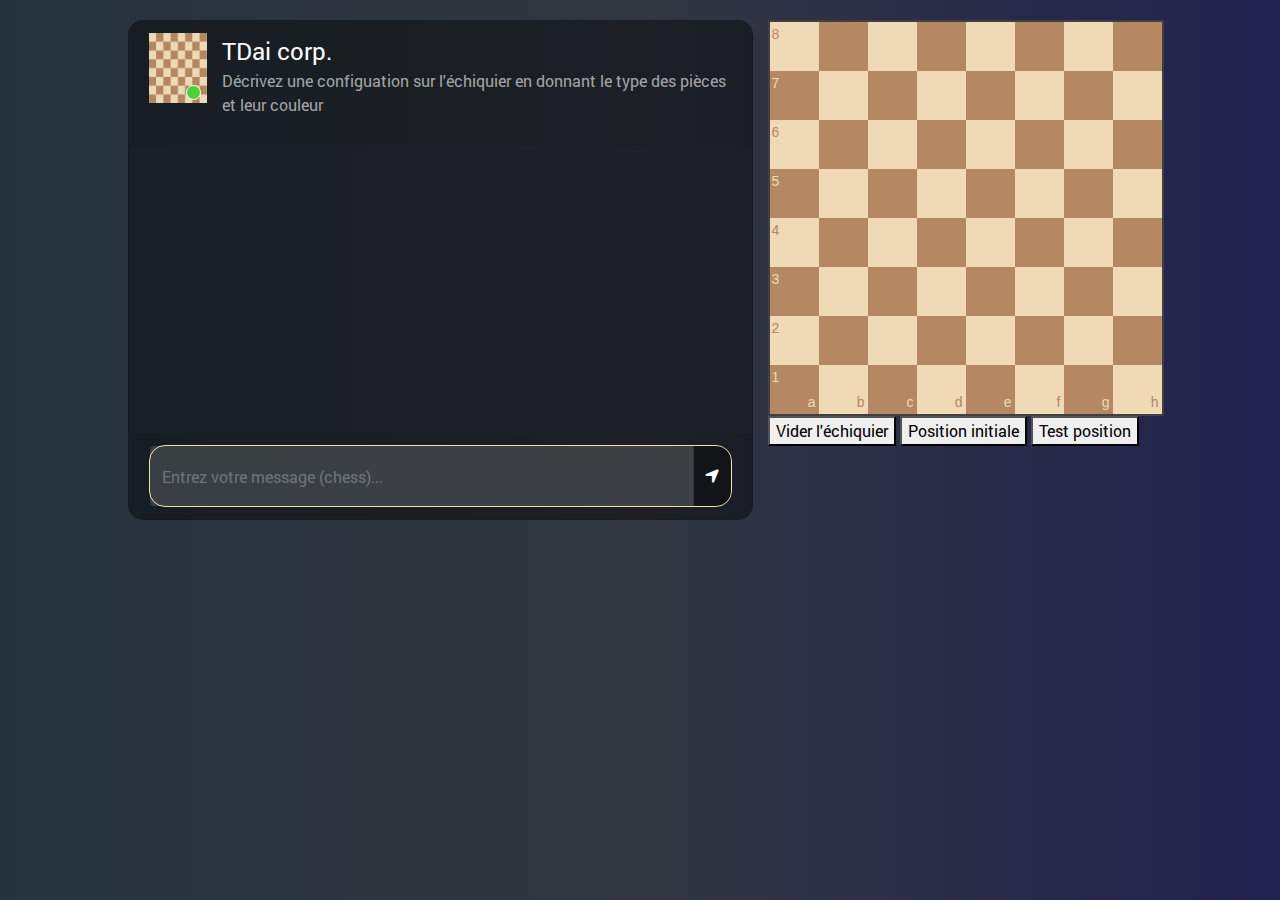
<file: templates/index.html>
<!DOCTYPE html>
<html lang="fr">
	<head>
		<title>Demo LLM functions calling</title>
		<meta charset="UTF-8">
		<meta name="viewport" content="width=device-width, initial-scale=1.0">
		<script src="/static/jquery/jquery-3.7.1.min.js"></script>
		<link rel="stylesheet" href="/static/bootstrap/css/bootstrap.min.css">
		<link rel="stylesheet" href="/static/fontawsome/all.css">		
		<link rel="stylesheet" type="text/css" href="/static/css/style.css"/>

		<!-- Chessboard -->
		<script src="/static/js/chessboard-1.0.0.js"></script>
		<link rel="stylesheet" href="/static/css/chessboard-1.0.0.css">

		<link rel="icon" href="../static/favicon.svg" />
	</head>
	
	<body>

		<!-- Assistant function test -->

		<div class="container-fluid" style="display: none;">
			
			<div class="row justify-content-center">		
				
				<div class="col-md-8 col-xl-6 chat">
					<div class="card">
						<div class="card-header msg_head">
							<div class="d-flex bd-highlight">
								<!-- <div class="img_cont">
									<img src="/static/images/ico-board.png" class="user_img" alt="image de profil">
									<span class="online_icon"></span>
								</div> -->
								<div class="user_info">
									<span>Assistant test function</span>
									<p>Lancez la conversation avec 'bonjour'</p>

									<div id="loadingSpinner" class="loader" style="display: none;">
										<div id="bloc-attente">											
											<div id="chronometre"><em>En attente de réponse depuis <span id="temps-ecoule"></span> secondes</em></div>
										</div>
									</div>

								</div>
							</div>
						</div>
						<div id="messageFormeight" class="card-body msg_card_body">
												
							
						</div>
						<div class="card-footer">
							<form id="messageArea" class="input-group">
                                <input type="text" id="text" name="msg" placeholder="Entrez votre message..." autocomplete="off" class="form-control type_msg" required/>
								<div class="input-group-append">
									<button type="submit" id="send" class="input-group-text send_btn" title="envoi"><i class="fas fa-location-arrow"></i></button>
								</div>
							</form>
						</div>
					<!-- 	<div id="moteur-llm-1">							
							<label for="llm-select"></strong></label>			
							<select name="llm-1" id="llm-1">
							<option value="GTP-3-Turbo">GTP-3.5</option>						
							<option value="GTP-4-Turbo">GTP-4</option> 
							</select>
						</div> -->
					</div>
				</div>
				<!-- <div id="reference" class="justify-content-center">
					<img src="/static/images/ref_up.png" class="ref_image" alt="image de profil">
					<div class="user_info"><p>Référence pour le calul</p></div>
				</div> -->
			</div>
		</div>

		

		<!-- Chess Assistant  -->
			
		<div class="row justify-content-center">		
			
			<div class="col-md-8 col-xl-6 chat-2">
				<div class="card">
					<div class="card-header msg_head">
						<div class="d-flex bd-highlight">
							<div class="img_cont">
								<img src="/static/images/ChessBoard-1-300x300.png" class="user_img" alt="image de profil">
								<span class="online_icon"></span>
							</div>
							<div class="user_info">
								<span>TDai corp.</span>
								<p>Décrivez une configuation sur l'échiquier en donnant le type des pièces et leur couleur</p>

								<div id="loadingSpinner-2" class="loader" style="display: none;">
									<div id="bloc-attente-2">										
										<div id="chronometre-2"><em>En attente de réponse depuis <span id="temps-ecoule-2"></span> secondes</em></div>
									</div>
								</div>

							</div>
						</div>
					</div>
					<div id="messageFormeight-2" class="card-body msg_card_body">
					
												
					</div>
					<div class="card-footer">
						<form id="messageArea-2" class="input-group">
							<input type="text" id="text-2" name="msg_2" placeholder="Entrez votre message (chess)..." autocomplete="off" class="form-control type_msg" required/>
							<div class="input-group-append">
								<button type="submit" id="send-2" class="input-group-text send_btn" title="envoi"><i class="fas fa-location-arrow"></i></button>
							</div>
						</form>
					</div>
					<!-- <div id="moteur-llm-2">						
						<label for="llm-select"></strong></label>			
						<select name="llm-2" id="llm-2">
						<option value="GTP-3-Turbo">GTP-3.5</option>						
						<option value="GTP-4-Turbo">GTP-4</option> 
						</select>
					</div> -->
				</div>
			</div>
			<div id="reference-2" class="justify-content-center">
				<div id="board2" style="width: 400px"></div>				
				<button id="clearBtn">Vider l'échiquier</button>
				<button id="startBtn">Position initiale</button>
				<button id="cmate">Test position</button>
			</div>
		</div>
	
	</div>

		
		
		<script>
			
			/*chessboard*/
			var board2 = Chessboard('board2', {
				draggable: true,
				dropOffBoard: 'trash',
				sparePieces: false
				})

				$('#startBtn').on('click', board2.start)
				$('#clearBtn').on('click', board2.clear)

				$('#cmate').on('click', function () {
				board2.position({
					a4: 'bK',
					c4: 'wK',
					a7: 'wR'
				})
				})



			/* function test */
			$(document).ready(function() {
				$("#messageArea").on("submit", function(event) {
					const date = new Date();
					let hour = date.getHours().toString();
					let minute = date.getMinutes().toString();

					// Ajouter un zéro devant si nécessaire
					hour = hour.padStart(2, '0');
					minute = minute.padStart(2, '0');

					const str_time = hour + ":" + minute;

					var rawText = $("#text").val();

					var userHtml = '<div class="d-flex justify-content-end mb-4 fadeInUp"><div class="msg_cotainer_send">' + rawText + '<span class="msg_time_send">'+ str_time + '</span></div><div class="img_cont_msg"><img src="/static/images/human.svg" class="user_img_msg" alt="profil humain"></div></div>';
					
					$("#text").val("");
					$("#messageFormeight").append(userHtml);
					scrollToBottom();  
					// Afficher l'indicateur de chargement
					$("#loadingSpinner").show();
					demarrerChronometre()

					$.ajax({
						data: {
							msg: rawText,	
						},
						type: "POST",
						url: "/get",
					}).done(function(data) {
						// Masquer l'indicateur de chargement
						$("#loadingSpinner").hide();
						demarrerChronometre()
						var botHtml = '<div class="d-flex justify-content-start mb-4 fadeInUp"><div class="img_cont_msg"><img src="/static/images/robot.svg" class="user_img_msg" alt="profil bot"></div><div class="msg_cotainer">' + data + '<span class="msg_time">' + str_time + '</span></div></div>';
						$("#messageFormeight").append($.parseHTML(botHtml));
						scrollToBottom();  
					});
					event.preventDefault();
				});
			});

			/* Chess */
			$(document).ready(function() {
				$("#messageArea-2").on("submit", function(event) {
					const date = new Date();
					let hour = date.getHours().toString();
					let minute = date.getMinutes().toString();

					// Ajouter un zéro devant si nécessaire
					hour = hour.padStart(2, '0');
					minute = minute.padStart(2, '0');

					const str_time_2 = hour + ":" + minute;

					var rawText_2 = $("#text-2").val();

					var userHtml_2 = '<div class="d-flex justify-content-end mb-4 fadeInUp"><div class="msg_cotainer_send">' + rawText_2 + '<span class="msg_time_send">'+ str_time_2 + '</span></div><div class="img_cont_msg"><img src="/static/images/human.svg" class="user_img_msg" alt="profil humain"></div></div>';
					
					$("#text-2").val("");
					$("#messageFormeight-2").append(userHtml_2);
					scrollToBottom_2();  
					// Afficher l'indicateur de chargement
					$("#loadingSpinner-2").show();
					demarrerChronometre_2()

					$.ajax({
						data: {
							msg_2: rawText_2,	
						},
						type: "POST",
						url: "/get_chess_position",
					}).done(function(response) {
						// Masquer l'indicateur de chargement
						$("#loadingSpinner-2").hide();						
						/* demarrerChronometre_2();  */

						const responseType = response.type;
        				const data = response.data;
						console.log("retour ajax : " + responseType + " - " + data);

						if (responseType === "chess") {
						// Exécuter la fonction pour la position d'échecs
						console.log("Data for chess position: null");
						board2.clear();
										
						console.log("board clear! ok");
						console.log("REAL chess position:" + data);
						var positionData = (typeof data === 'string') ? JSON.parse(data) : data;
						console.log("PARSE chess position:" + positionData);
						/* board2.position(data); */
						board2.position(positionData);

						  // Test avec un exemple hardcodé
						/*board2.position({
								a4: 'bK',
								c4: 'wK',
								a7: 'wR'
							}); */
							console.log("position set ok");


						} else if (responseType === "message") {
            			// Afficher le message comme auparavant

						var botHtml_2 = '<div class="d-flex justify-content-start mb-4 fadeInUp"><div class="img_cont_msg"><img src="/static/images/robot.svg" class="user_img_msg" alt="profil bot"></div><div class="msg_cotainer">' + data + '<span class="msg_time">' + str_time_2 + '</span></div></div>';
						$("#messageFormeight-2").append($.parseHTML(botHtml_2));
						scrollToBottom_2();}  
					});
					event.preventDefault();
				});
			});

			/* test */
			function scrollToBottom() {
				var messagesContainer = document.getElementById("messageFormeight");
				messagesContainer.scrollTop = messagesContainer.scrollHeight;
			}

			/* chess */
			function scrollToBottom_2() {
				var messagesContainer_2 = document.getElementById("messageFormeight-2");
				messagesContainer_2.scrollTop = messagesContainer_2.scrollHeight;
			} 

			/* test */
			// Timer V2
			let intervalId = null; // Identifiant pour le contrôle de l'intervalle
			function demarrerChronometre() {
				// Si un chronomètre est déjà en cours, l'arrêter
				if (intervalId !== null) {
					clearInterval(intervalId);
				}

				let tempsEcoule = 0; // Réinitialiser le temps écoulé
				const tempsEcouleElement = document.getElementById("temps-ecoule");

				function miseAJourChronometre() {
					tempsEcouleElement.textContent = tempsEcoule;
					tempsEcoule++;
				}

				// Mise à jour toutes les secondes et stocker l'identifiant de l'intervalle
				intervalId = setInterval(miseAJourChronometre, 1000);
			}

			/* chess */
			// Timer V2
			let intervalId_2 = null; // Identifiant pour le contrôle de l'intervalle
			function demarrerChronometre_2() {
				// Si un chronomètre est déjà en cours, l'arrêter
				if (intervalId_2 !== null) {
					clearInterval(intervalId_2);
				}

				let tempsEcoule = 0; // Réinitialiser le temps écoulé
				const tempsEcouleElement = document.getElementById("temps-ecoule-2");

				function miseAJourChronometre_2() {
					tempsEcouleElement.textContent = tempsEcoule;
					tempsEcoule++;
				}

				// Mise à jour toutes les secondes et stocker l'identifiant de l'intervalle
				intervalId_2 = setInterval(miseAJourChronometre_2, 1000);
			}

 			


		</script>
        
    </body>
</html>
</file>
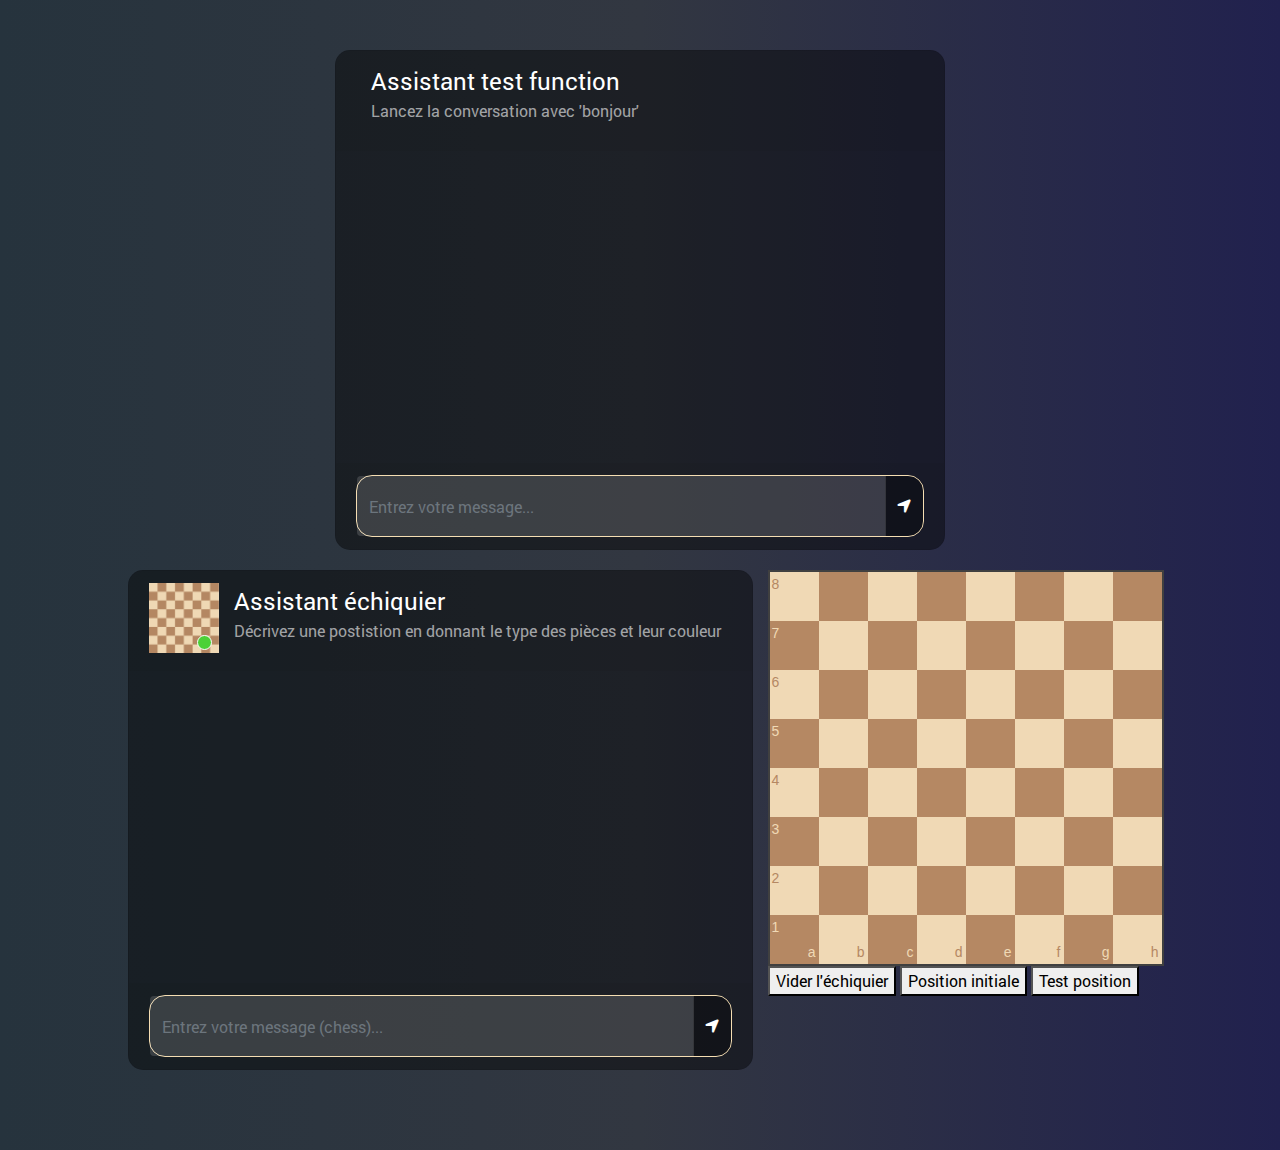
<file: app/templates/chat.html>
<!DOCTYPE html>
<html lang="fr">
	<head>
		<title>Demo LLM functions</title>
		<meta charset="UTF-8">
		<meta name="viewport" content="width=device-width, initial-scale=1.0">
		<script src="/static/jquery/jquery-3.7.1.min.js"></script>
		<link rel="stylesheet" href="/static/bootstrap/css/bootstrap.min.css">
		<link rel="stylesheet" href="/static/fontawsome/all.css">		
		<link rel="stylesheet" type="text/css" href="/static/css/style.css"/>

		<!-- Chessboard -->
		<script src="/static/js/chessboard-1.0.0.js"></script>
		<link rel="stylesheet" href="/static/css/chessboard-1.0.0.css">

		<link rel="icon" href="../static/favicon.svg" />
	</head>
	
	<body>

		<!-- Assistant function test -->

		<div class="container-fluid">
			
			<div class="row justify-content-center">		
				
				<div class="col-md-8 col-xl-6 chat">
					<div class="card">
						<div class="card-header msg_head">
							<div class="d-flex bd-highlight">
								<!-- <div class="img_cont">
									<img src="/static/images/ico-board.png" class="user_img" alt="image de profil">
									<span class="online_icon"></span>
								</div> -->
								<div class="user_info">
									<span>Assistant test function</span>
									<p>Lancez la conversation avec 'bonjour'</p>

									<div id="loadingSpinner" class="loader" style="display: none;">
										<div id="bloc-attente">											
											<div id="chronometre"><em>En attente de réponse depuis <span id="temps-ecoule"></span> secondes</em></div>
										</div>
									</div>

								</div>
							</div>
						</div>
						<div id="messageFormeight" class="card-body msg_card_body">
												
							
						</div>
						<div class="card-footer">
							<form id="messageArea" class="input-group">
                                <input type="text" id="text" name="msg" placeholder="Entrez votre message..." autocomplete="off" class="form-control type_msg" required/>
								<div class="input-group-append">
									<button type="submit" id="send" class="input-group-text send_btn" title="envoi"><i class="fas fa-location-arrow"></i></button>
								</div>
							</form>
						</div>
					<!-- 	<div id="moteur-llm-1">							
							<label for="llm-select"></strong></label>			
							<select name="llm-1" id="llm-1">
							<option value="GTP-3-Turbo">GTP-3.5</option>						
							<option value="GTP-4-Turbo">GTP-4</option> 
							</select>
						</div> -->
					</div>
				</div>
				<!-- <div id="reference" class="justify-content-center">
					<img src="/static/images/ref_up.png" class="ref_image" alt="image de profil">
					<div class="user_info"><p>Référence pour le calul</p></div>
				</div> -->
			</div>
		</div>

		

		<!-- Chess Assistant  -->
			
		<div class="row justify-content-center">		
			
			<div class="col-md-8 col-xl-6 chat-2">
				<div class="card">
					<div class="card-header msg_head">
						<div class="d-flex bd-highlight">
							<div class="img_cont">
								<img src="/static/images/ChessBoard-1-300x300.png" class="user_img" alt="image de profil">
								<span class="online_icon"></span>
							</div>
							<div class="user_info">
								<span>Assistant échiquier</span>
								<p>Décrivez une postistion en donnant le type des pièces et leur couleur</p>

								<div id="loadingSpinner-2" class="loader" style="display: none;">
									<div id="bloc-attente-2">										
										<div id="chronometre-2"><em>En attente de réponse depuis <span id="temps-ecoule-2"></span> secondes</em></div>
									</div>
								</div>

							</div>
						</div>
					</div>
					<div id="messageFormeight-2" class="card-body msg_card_body">
					
												
					</div>
					<div class="card-footer">
						<form id="messageArea-2" class="input-group">
							<input type="text" id="text-2" name="msg_2" placeholder="Entrez votre message (chess)..." autocomplete="off" class="form-control type_msg" required/>
							<div class="input-group-append">
								<button type="submit" id="send-2" class="input-group-text send_btn" title="envoi"><i class="fas fa-location-arrow"></i></button>
							</div>
						</form>
					</div>
					<!-- <div id="moteur-llm-2">						
						<label for="llm-select"></strong></label>			
						<select name="llm-2" id="llm-2">
						<option value="GTP-3-Turbo">GTP-3.5</option>						
						<option value="GTP-4-Turbo">GTP-4</option> 
						</select>
					</div> -->
				</div>
			</div>
			<div id="reference-2" class="justify-content-center">
				<div id="board2" style="width: 400px"></div>				
				<button id="clearBtn">Vider l'échiquier</button>
				<button id="startBtn">Position initiale</button>
				<button id="cmate">Test position</button>
			</div>
		</div>
	
	</div>

		
		
		<script>
			
			/*chessboard*/
			var board2 = Chessboard('board2', {
				draggable: true,
				dropOffBoard: 'trash',
				sparePieces: false
				})

				$('#startBtn').on('click', board2.start)
				$('#clearBtn').on('click', board2.clear)

				$('#cmate').on('click', function () {
				board2.position({
					a4: 'bK',
					c4: 'wK',
					a7: 'wR'
				})
				})



			/* function test */
			$(document).ready(function() {
				$("#messageArea").on("submit", function(event) {
					const date = new Date();
					let hour = date.getHours().toString();
					let minute = date.getMinutes().toString();

					// Ajouter un zéro devant si nécessaire
					hour = hour.padStart(2, '0');
					minute = minute.padStart(2, '0');

					const str_time = hour + ":" + minute;

					var rawText = $("#text").val();

					var userHtml = '<div class="d-flex justify-content-end mb-4 fadeInUp"><div class="msg_cotainer_send">' + rawText + '<span class="msg_time_send">'+ str_time + '</span></div><div class="img_cont_msg"><img src="/static/images/human.svg" class="user_img_msg" alt="profil humain"></div></div>';
					
					$("#text").val("");
					$("#messageFormeight").append(userHtml);
					scrollToBottom();  
					// Afficher l'indicateur de chargement
					$("#loadingSpinner").show();
					demarrerChronometre()

					$.ajax({
						data: {
							msg: rawText,	
						},
						type: "POST",
						url: "/get",
					}).done(function(data) {
						// Masquer l'indicateur de chargement
						$("#loadingSpinner").hide();
						demarrerChronometre()
						var botHtml = '<div class="d-flex justify-content-start mb-4 fadeInUp"><div class="img_cont_msg"><img src="/static/images/robot.svg" class="user_img_msg" alt="profil bot"></div><div class="msg_cotainer">' + data + '<span class="msg_time">' + str_time + '</span></div></div>';
						$("#messageFormeight").append($.parseHTML(botHtml));
						scrollToBottom();  
					});
					event.preventDefault();
				});
			});

			/* Chess */
			$(document).ready(function() {
				$("#messageArea-2").on("submit", function(event) {
					const date = new Date();
					let hour = date.getHours().toString();
					let minute = date.getMinutes().toString();

					// Ajouter un zéro devant si nécessaire
					hour = hour.padStart(2, '0');
					minute = minute.padStart(2, '0');

					const str_time_2 = hour + ":" + minute;

					var rawText_2 = $("#text-2").val();

					var userHtml_2 = '<div class="d-flex justify-content-end mb-4 fadeInUp"><div class="msg_cotainer_send">' + rawText_2 + '<span class="msg_time_send">'+ str_time_2 + '</span></div><div class="img_cont_msg"><img src="/static/images/human.svg" class="user_img_msg" alt="profil humain"></div></div>';
					
					$("#text-2").val("");
					$("#messageFormeight-2").append(userHtml_2);
					scrollToBottom_2();  
					// Afficher l'indicateur de chargement
					$("#loadingSpinner-2").show();
					demarrerChronometre_2()

					$.ajax({
						data: {
							msg_2: rawText_2,	
						},
						type: "POST",
						url: "/get_chess_position",
					}).done(function(response) {
						// Masquer l'indicateur de chargement
						$("#loadingSpinner-2").hide();						
						/* demarrerChronometre_2();  */

						const responseType = response.type;
        				const data = response.data;
						console.log("retour ajax : " + responseType + " - " + data);

						if (responseType === "chess") {
						// Exécuter la fonction pour la position d'échecs
						console.log("Data for chess position: null");
						board2.clear();
										
						console.log("board clear! ok");
						console.log("REAL chess position:" + data);
						var positionData = (typeof data === 'string') ? JSON.parse(data) : data;
						console.log("PARSE chess position:" + positionData);
						/* board2.position(data); */
						board2.position(positionData);

						  // Test avec un exemple hardcodé
						/*board2.position({
								a4: 'bK',
								c4: 'wK',
								a7: 'wR'
							}); */
							console.log("position set ok");


						} else if (responseType === "message") {
            			// Afficher le message comme auparavant

						var botHtml_2 = '<div class="d-flex justify-content-start mb-4 fadeInUp"><div class="img_cont_msg"><img src="/static/images/robot.svg" class="user_img_msg" alt="profil bot"></div><div class="msg_cotainer">' + data + '<span class="msg_time">' + str_time_2 + '</span></div></div>';
						$("#messageFormeight-2").append($.parseHTML(botHtml_2));
						scrollToBottom_2();}  
					});
					event.preventDefault();
				});
			});

			/* test */
			function scrollToBottom() {
				var messagesContainer = document.getElementById("messageFormeight");
				messagesContainer.scrollTop = messagesContainer.scrollHeight;
			}

			/* chess */
			function scrollToBottom_2() {
				var messagesContainer_2 = document.getElementById("messageFormeight-2");
				messagesContainer_2.scrollTop = messagesContainer_2.scrollHeight;
			} 

			/* test */
			// Timer V2
			let intervalId = null; // Identifiant pour le contrôle de l'intervalle
			function demarrerChronometre() {
				// Si un chronomètre est déjà en cours, l'arrêter
				if (intervalId !== null) {
					clearInterval(intervalId);
				}

				let tempsEcoule = 0; // Réinitialiser le temps écoulé
				const tempsEcouleElement = document.getElementById("temps-ecoule");

				function miseAJourChronometre() {
					tempsEcouleElement.textContent = tempsEcoule;
					tempsEcoule++;
				}

				// Mise à jour toutes les secondes et stocker l'identifiant de l'intervalle
				intervalId = setInterval(miseAJourChronometre, 1000);
			}

			/* chess */
			// Timer V2
			let intervalId_2 = null; // Identifiant pour le contrôle de l'intervalle
			function demarrerChronometre_2() {
				// Si un chronomètre est déjà en cours, l'arrêter
				if (intervalId_2 !== null) {
					clearInterval(intervalId_2);
				}

				let tempsEcoule = 0; // Réinitialiser le temps écoulé
				const tempsEcouleElement = document.getElementById("temps-ecoule-2");

				function miseAJourChronometre_2() {
					tempsEcouleElement.textContent = tempsEcoule;
					tempsEcoule++;
				}

				// Mise à jour toutes les secondes et stocker l'identifiant de l'intervalle
				intervalId_2 = setInterval(miseAJourChronometre_2, 1000);
			}

 			


		</script>
        
    </body>
</html>
</file>
<file: static/css/style.css>
/*** fonts -> chargement des polices embarquées ***/
@font-face {
    font-family: 'Heading Pro Trial';        
    src: url("../webfonts/Heading-Pro-Regular-trial.woff") format("woff"), url("../webfonts/Heading-Pro-Regular-trial.ttf") format("truetype"); 
}

@font-face {
    font-family: 'Roboto Light';        
    src: url("../webfonts/Roboto-Light_0.woff") format("woff"), url("../webfonts/Roboto-Light_0.ttf") format("truetype"); 
}

@font-face {
    font-family: 'Roboto Black';        
    src: url("../webfonts/Roboto-Black_0.woff") format("woff"), url("../webfonts/Roboto-Black_0.ttf") format("truetype"); 
}

@font-face {
    font-family: 'Roboto';        
    src: url("../webfonts/Roboto-Regular.woff") format("woff"), url("../webfonts/Roboto-Regular.ttf") format("truetype"); 
}

@font-face {
    font-family: 'Minion Pro';        
    src: url("../webfonts/Minion-Pro-Regular.woff") format("woff"), url("../webfonts/Minion-Pro-Regular.ttf") format("truetype"); 
}
/*** fonts ***/ 


body,html{
	height: 100%;
	margin: 0;
	background: rgb(44, 47, 59);
   	background: -webkit-linear-gradient(to right, rgb(40, 59, 34), rgb(54, 60, 70), rgb(32, 32, 43));
	background: linear-gradient(to right, rgb(38, 51, 61), rgb(50, 55, 65), rgb(33, 33, 78));
	font-family:Roboto, "Roboto", Verdana, Geneva, Tahoma, sans-serif;
}

.chat{
	/* margin-top: auto;
	margin-bottom: auto; */
	margin-top: 50px;
}
.chat-2{
	/* margin-top: auto;
	margin-bottom: auto; */
	margin-top: 20px;
	margin-bottom: 80px;
}
.card{
	height: 500px;
	border-radius: 15px !important;
	background-color: rgba(0,0,0,0.4) !important;
}
.contacts_body{
	padding:  0.75rem 0 !important;
	overflow-y: auto;
	white-space: nowrap;
}
.msg_card_body{
	overflow-y: auto;
}
.card-header{
	border-radius: 15px 15px 0 0 !important;
	border-bottom: 0 !important;
}
.card-footer{
border-radius: 0 0 15px 15px !important;
	border-top: 0 !important;
}
.container{
	align-content: center;
}
.search{
	border-radius: 15px 0 0 15px !important;
	background-color: rgba(0,0,0,0.3) !important;
	border:0 !important;
	color:white !important;
}
.search:focus{
	 box-shadow:none !important;
   outline:0px !important;
}
.type_msg{
	background-color: #ffffff26 !important;
	border:0 !important;
	color:white !important;
	height: 60px !important;
	overflow-y: auto;
}
	.type_msg:focus{
	 box-shadow:none !important;
   outline:0px !important;
}
.attach_btn{
	border-radius: 15px 0 0 15px !important;
	background-color: rgba(0,0,0,0.3) !important;
	border:0 !important;
	color: white !important;
	cursor: pointer;
}
.send_btn{
	border-radius: 0 15px 15px 0 !important;
	background-color: rgba(0,0,0,0.3) !important;
	border:0 !important;
	color: white !important;
	cursor: pointer;
}
.search_btn{
	border-radius: 0 15px 15px 0 !important;
	background-color: rgba(0,0,0,0.3) !important;
	border:0 !important;
	color: white !important;
	cursor: pointer;
}
.contacts{
	list-style: none;
	padding: 0;
}
.contacts li{
	width: 100% !important;
	padding: 5px 10px;
	margin-bottom: 15px !important;
}
.active{
	background-color: rgba(0,0,0,0.3);
}
.user_img{
	height: 100%;
	width: 100%;
	/* border:1.5px solid #f5f6fa; */

}
.user_img_msg{
	height: 40px;
	width: 40px;
	/* border:1.5px solid #f5f6fa; */

}
.img_cont{
	position: relative;
	height: 70px;
	width: 70px;
}
.img_cont_msg{
	height: 40px;
	width: 40px;
}
.online_icon{
	position: absolute;
	height: 15px;
	width:15px;
	background-color: #4cd137;
	border-radius: 50%;
	bottom: 0.2em;
	right: 0.4em;
	border:1.5px solid white;
}
.offline{
	background-color: #c23616 !important;
}
.user_info{
	margin-top: auto;
	margin-bottom: auto;
	margin-left: 15px;
}
.user_info span{
	font-size: 1.5em;
	color: white;
}
.user_info p{
	font-size: 1em;
	color: rgba(255,255,255,0.6);
}
.video_cam{
	margin-left: 50px;
	margin-top: 5px;
}
.video_cam span{
	color: white;
	font-size: 1.3em;
	cursor: pointer;
	margin-right: 20px;
}
.msg_cotainer{
	margin-top: auto;
	margin-bottom: auto;
	margin-left: 10px;
	border-radius: 12px;
	/* background-color: rgb(82, 172, 255); */
	background-color: #dce6ef;
	padding: 10px;
	position: relative;
	font-size: 1.15em;
}
.msg_cotainer_send{
	margin-top: auto;
	margin-bottom: auto;
	margin-right: 10px;
	border-radius: 12px;
	/* background-color: #58cc71; */
	background-color: #a9e1b5;
	padding: 10px;
	position: relative;
}
.msg_time{
	position: absolute;
	left: 1px;
	bottom: -23px;
	color: rgba(255,255,255,0.5);
	font-size:  0.90em
}
.msg_time_send{
	position: absolute;
	right:1px;
	bottom: -21px;
	color: rgba(255,255,255,0.5);
	font-size:  0.90em
}
.msg_head{
	position: relative;
}
#action_menu_btn{
	position: absolute;
	right: 10px;
	top: 10px;
	color: white;
	cursor: pointer;
	font-size: 1.3em;
}
.action_menu{
	z-index: 1;
	position: absolute;
	padding: 15px 0;
	background-color: rgba(0,0,0,0.5);
	color: white;
	border-radius: 15px;
	top: 30px;
	right: 15px;
	display: none;
}
.action_menu ul{
	list-style: none;
	padding: 0;
	margin: 0;
}
.action_menu ul li{
	width: 100%;
	padding: 10px 15px;
	margin-bottom: 5px;
}
.action_menu ul li i{
	padding-right: 10px;
}
.action_menu ul li:hover{
	cursor: pointer;
	background-color: rgba(0,0,0,0.2);
}


@keyframes fadeInUp {
    from {
        opacity: 0;
        transform: translateY(20px);
    }
    to {
        opacity: 1;
        transform: translateY(0);
    }
}

.fadeInUp {
    animation: fadeInUp 0.5s ease forwards;
}

.rond {
    border: 5px solid #f3f3f3;
    border-top: 5px solid #16b2d6;
    border-radius: 50%;
    width: 50px;
    height: 50px;
    animation: spin 2s linear infinite;            
}

@keyframes spin {
    0% { transform: rotate(0deg); }
    100% { transform: rotate(360deg); }
}

#bloc-attente{
    display: flex;
    flex-direction: row;
    flex-wrap: wrap;
    align-items: center;
    justify-content: center;
    gap: 20px;
}

div.loader{
	display: none;
	width: 100%;
	max-width: 600px;
	height: auto;
	padding: 4px 25px;  	
	border-radius: 12px;
	z-index: 1000;
	background-color: rgba(240, 248, 255, 0.821);
  }
  
  div.loader div.txt-options{
	  font-size: 1em;
	  margin-bottom: 0;
	  color: black;
  }

  #temps-ecoule, #temps-ecoule-2{
	color: black;
	font-weight: 600;
	font-size: 0.95em;
  }


  #bloc-attente{
	  gap: 4px;
  }


  img.ref_image{
	width: 100%;
	max-width: 400px;
	height: auto;
	padding: 12px;
	margin-top: 50px;
  }

  img.ref_image:hover{
	transform: scale(1.6) translateY(60px);
	
  }

#messageArea, #messageArea-2{
    border: 1px solid wheat;
    border-radius: 16px;
}

#reference-2{
	margin-top: 20px;
}

@media(max-width: 576px){
	.contacts_card{
	margin-bottom: 15px !important;
}
}
</file>
<file: static/css/chessboard-1.0.0.css>
/*! chessboard.js v1.0.0 | (c) 2019 Chris Oakman | MIT License chessboardjs.com/license */

.clearfix-7da63 {
  clear: both;
}

.board-b72b1 {
  border: 2px solid #404040;
  box-sizing: content-box;
}

.square-55d63 {
  float: left;
  position: relative;

  /* disable any native browser highlighting */
  -webkit-touch-callout: none;
    -webkit-user-select: none;
     -khtml-user-select: none;
       -moz-user-select: none;
        -ms-user-select: none;
            user-select: none;
}

.white-1e1d7 {
  background-color: #f0d9b5;
  color: #b58863;
}

.black-3c85d {
  background-color: #b58863;
  color: #f0d9b5;
}

.highlight1-32417, .highlight2-9c5d2 {
  box-shadow: inset 0 0 3px 3px yellow;
}

.notation-322f9 {
  cursor: default;
  font-family: "Helvetica Neue", Helvetica, Arial, sans-serif;
  font-size: 14px;
  position: absolute;
}

.alpha-d2270 {
  bottom: 1px;
  right: 3px;
}

.numeric-fc462 {
  top: 2px;
  left: 2px;
}
</file>
